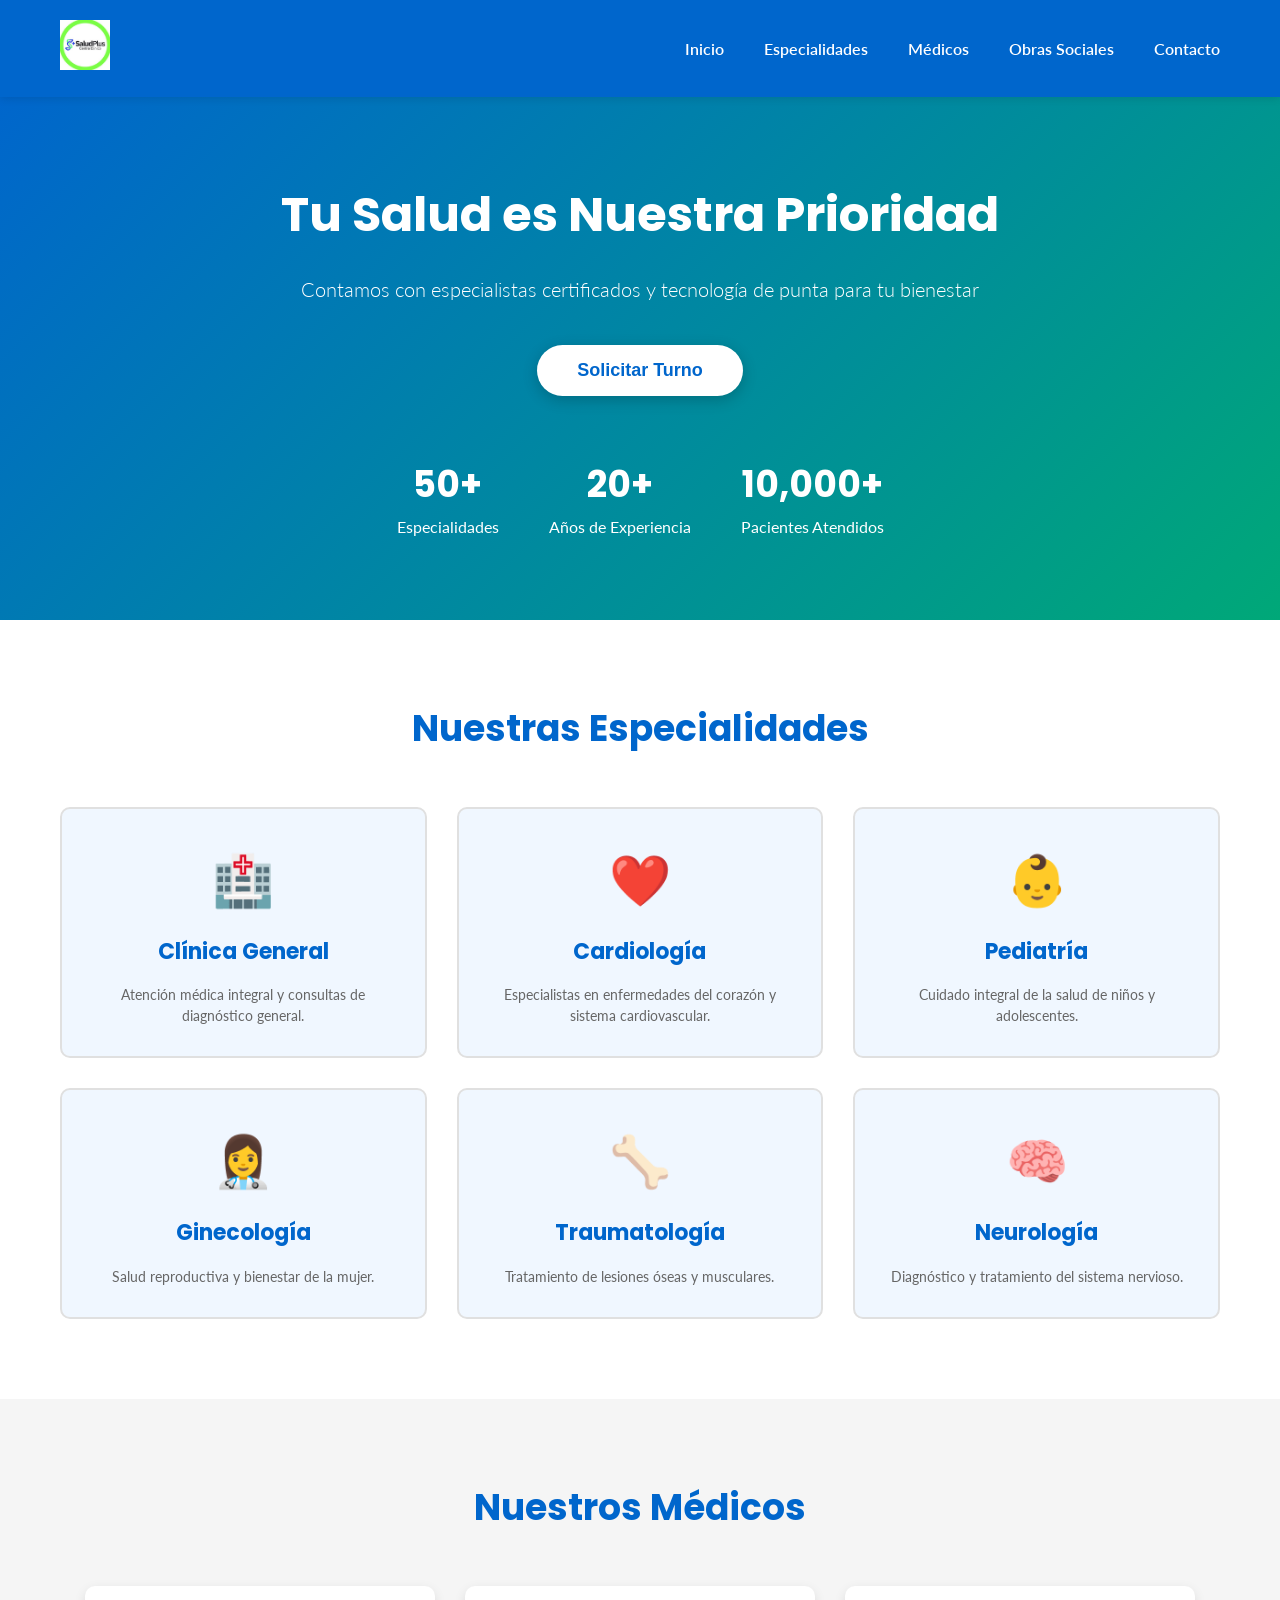
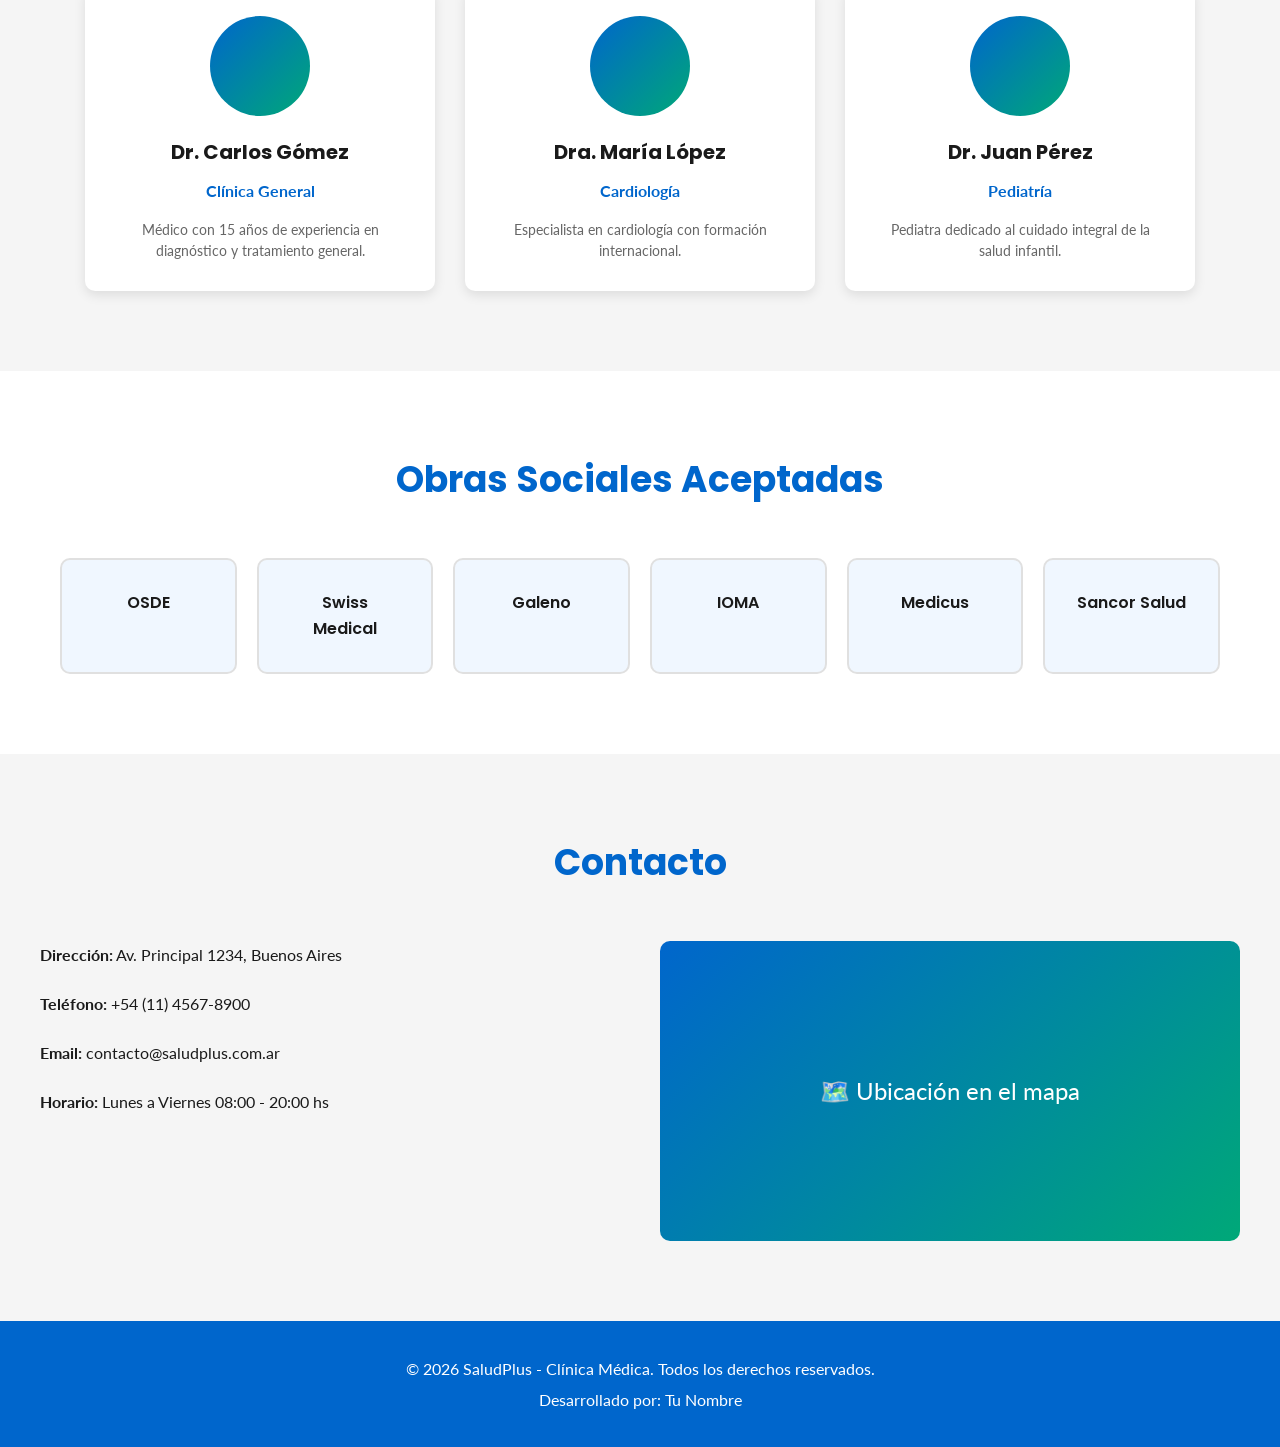
<file: index.html>
<!DOCTYPE html>
<html lang="es">
<head>
    <meta charset="UTF-8">
    <meta name="viewport" content="width=device-width, initial-scale=1.0">
    <link rel="stylesheet" href="css/styles.css">
    <link href="https://fonts.googleapis.com/css2?family=Poppins:wght@400;600;700&family=Lato:wght@400;700&display=swap" rel="stylesheet">
    <title>SaludPlus - Clínica Médica</title>
</head>
<body>
    <!-- HEADER -->
    <header class="header">
        <div class="header-container">
            <div class="logo">
                <img src="imagenes/logo.jpg" alt="SaludPlus">
            </div>
            <nav class="nav">
                <ul>
                    <li><a href="#inicio">Inicio</a></li>
                    <li><a href="#especialidades">Especialidades</a></li>
                    <li><a href="#medicos">Médicos</a></li>
                    <li><a href="#obras-sociales">Obras Sociales</a></li>
                    <li><a href="#contacto">Contacto</a></li>
                </ul>
            </nav>
        </div>
    </header>

    <main>
        <!-- SECCIÓN HERO -->
        <section id="inicio" class="hero">
            <div class="hero-content">
                <h1>Tu Salud es Nuestra Prioridad</h1>
                <p>Contamos con especialistas certificados y tecnología de punta para tu bienestar</p>
                <button class="cta-button" onclick="window.location.href='turnos.html'">Solicitar Turno</button>
            </div>
            <div class="trust-indicators">
                <div class="indicator">
                    <h3>50+</h3>
                    <p>Especialidades</p>
                </div>
                <div class="indicator">
                    <h3>20+</h3>
                    <p>Años de Experiencia</p>
                </div>
                <div class="indicator">
                    <h3>10,000+</h3>
                    <p>Pacientes Atendidos</p>
                </div>
            </div>
        </section>

        <!-- SECCIÓN ESPECIALIDADES -->
        <section id="especialidades" class="especialidades">
            <h2>Nuestras Especialidades</h2>
            <div class="especialidades-grid">
                <div class="especialidad-card">
                    <div class="especialidad-icon">🏥</div>
                    <h3>Clínica General</h3>
                    <p>Atención médica integral y consultas de diagnóstico general.</p>
                </div>
                <div class="especialidad-card">
                    <div class="especialidad-icon">❤️</div>
                    <h3>Cardiología</h3>
                    <p>Especialistas en enfermedades del corazón y sistema cardiovascular.</p>
                </div>
                <div class="especialidad-card">
                    <div class="especialidad-icon">👶</div>
                    <h3>Pediatría</h3>
                    <p>Cuidado integral de la salud de niños y adolescentes.</p>
                </div>
                <div class="especialidad-card">
                    <div class="especialidad-icon">👩‍⚕️</div>
                    <h3>Ginecología</h3>
                    <p>Salud reproductiva y bienestar de la mujer.</p>
                </div>
                <div class="especialidad-card">
                    <div class="especialidad-icon">🦴</div>
                    <h3>Traumatología</h3>
                    <p>Tratamiento de lesiones óseas y musculares.</p>
                </div>
                <div class="especialidad-card">
                    <div class="especialidad-icon">🧠</div>
                    <h3>Neurología</h3>
                    <p>Diagnóstico y tratamiento del sistema nervioso.</p>
                </div>
            </div>
        </section>

        <!-- SECCIÓN MÉDICOS -->
        <section id="medicos" class="medicos">
            <h2>Nuestros Médicos</h2>
            <div class="medicos-container">
                <div class="medico-card">
                    <div class="medico-foto"></div>
                    <h3>Dr. Carlos Gómez</h3>
                    <p class="especialidad">Clínica General</p>
                    <p class="descripcion">Médico con 15 años de experiencia en diagnóstico y tratamiento general.</p>
                </div>
                <div class="medico-card">
                    <div class="medico-foto"></div>
                    <h3>Dra. María López</h3>
                    <p class="especialidad">Cardiología</p>
                    <p class="descripcion">Especialista en cardiología con formación internacional.</p>
                </div>
                <div class="medico-card">
                    <div class="medico-foto"></div>
                    <h3>Dr. Juan Pérez</h3>
                    <p class="especialidad">Pediatría</p>
                    <p class="descripcion">Pediatra dedicado al cuidado integral de la salud infantil.</p>
                </div>
            </div>
        </section>

        <!-- SECCIÓN OBRAS SOCIALES -->
        <section id="obras-sociales" class="obras-sociales">
            <h2>Obras Sociales Aceptadas</h2>
            <div class="obras-grid">
                <div class="obra-item">
                    <h4>OSDE</h4>
                </div>
                <div class="obra-item">
                    <h4>Swiss Medical</h4>
                </div>
                <div class="obra-item">
                    <h4>Galeno</h4>
                </div>
                <div class="obra-item">
                    <h4>IOMA</h4>
                </div>
                <div class="obra-item">
                    <h4>Medicus</h4>
                </div>
                <div class="obra-item">
                    <h4>Sancor Salud</h4>
                </div>
            </div>
        </section>

        <!-- SECCIÓN CONTACTO -->
        <section id="contacto" class="contacto">
            <h2>Contacto</h2>
            <div class="contacto-container">
                <div class="contacto-info">
                    <p><strong>Dirección:</strong> Av. Principal 1234, Buenos Aires</p>
                    <p><strong>Teléfono:</strong> +54 (11) 4567-8900</p>
                    <p><strong>Email:</strong> contacto@saludplus.com.ar</p>
                    <p><strong>Horario:</strong> Lunes a Viernes 08:00 - 20:00 hs</p>
                </div>
                <div class="mapa-placeholder">
                    <p>🗺️ Ubicación en el mapa</p>
                </div>
            </div>
        </section>
    </main>

    <!-- FOOTER -->
    <footer class="footer">
        <p>&copy; 2026 SaludPlus - Clínica Médica. Todos los derechos reservados.</p>
        <p>Desarrollado por: Tu Nombre</p>
    </footer>
</body>
</html>
</file>
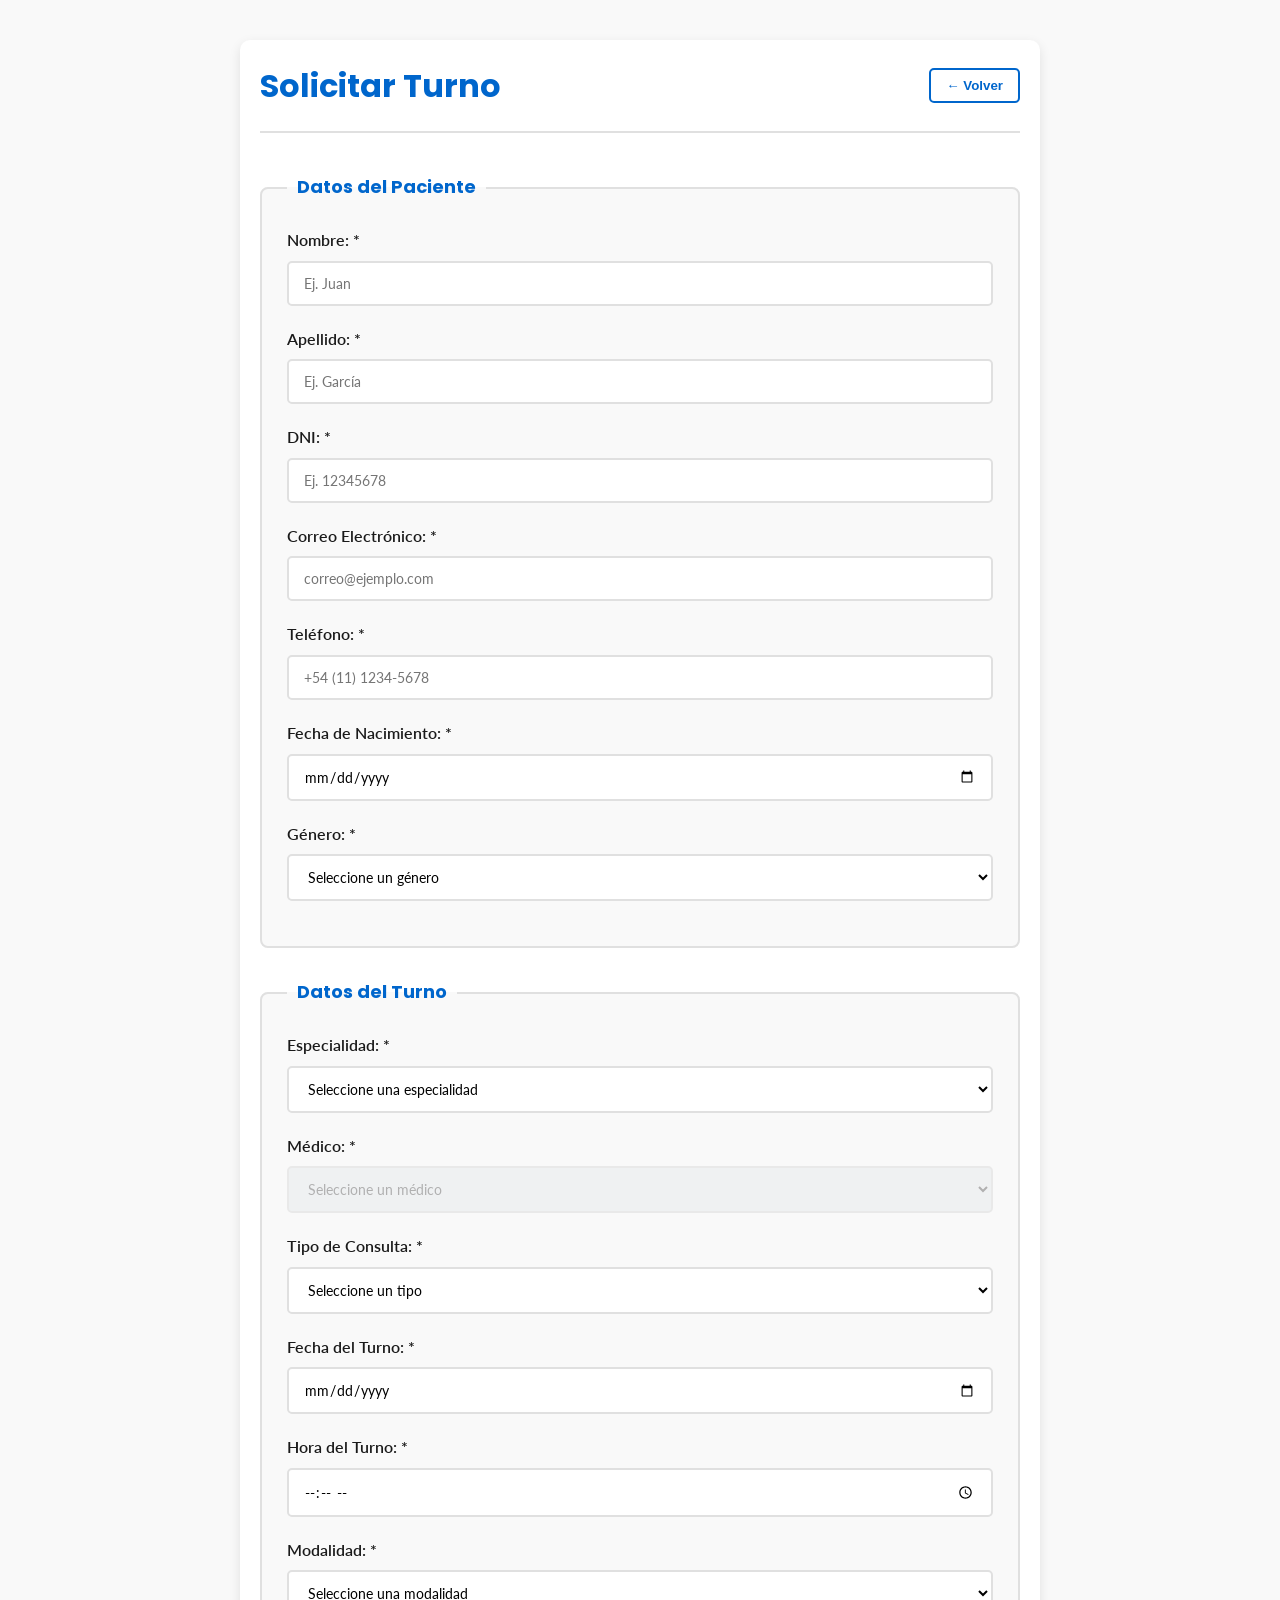
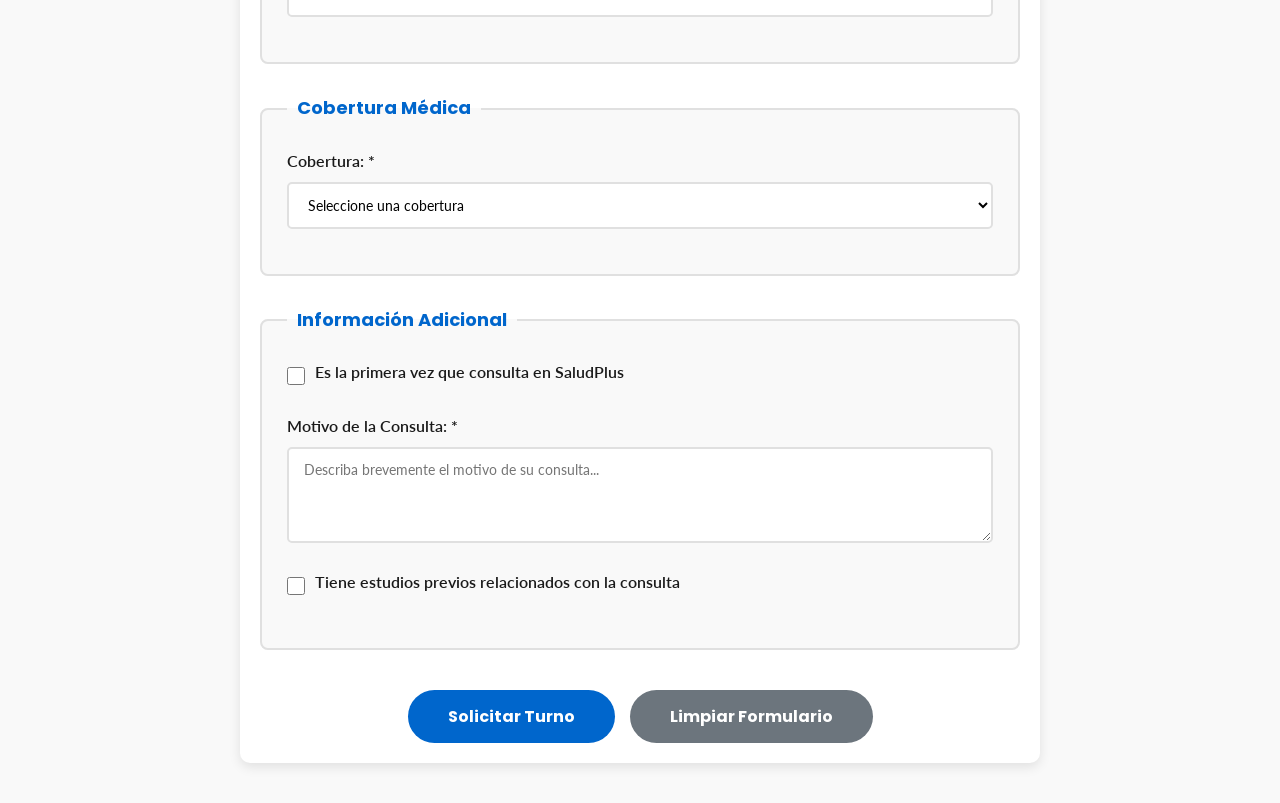
<file: turnos.html>
<!DOCTYPE html>
<html lang="es">
<head>
    <meta charset="UTF-8">
    <meta name="viewport" content="width=device-width, initial-scale=1.0">
    <link rel="stylesheet" href="css/turnos.css">
    <link href="https://fonts.googleapis.com/css2?family=Poppins:wght@400;600;700&family=Lato:wght@400;700&display=swap" rel="stylesheet">
    <title>Solicitar Turno - SaludPlus</title>
</head>
<body>
    <div class="container">
        <div class="header-section">
            <h1>Solicitar Turno</h1>
            <button class="btn-volver" onclick="window.location.href='index.html'">← Volver</button>
        </div>

        <form id="formularioTurno" class="formulario-turno">
            <!-- SECCIÓN 1: DATOS DEL PACIENTE -->
            <fieldset class="fieldset-section">
                <legend>Datos del Paciente</legend>
                
                <div class="form-group">
                    <label for="nombre">Nombre: *</label>
                    <input type="text" id="nombre" name="nombre" placeholder="Ej. Juan" required>
                    <span class="mensaje-error" id="error-nombre"></span>
                </div>

                <div class="form-group">
                    <label for="apellido">Apellido: *</label>
                    <input type="text" id="apellido" name="apellido" placeholder="Ej. García" required>
                    <span class="mensaje-error" id="error-apellido"></span>
                </div>

                <div class="form-group">
                    <label for="dni">DNI: *</label>
                    <input type="text" id="dni" name="dni" placeholder="Ej. 12345678" required>
                    <span class="mensaje-error" id="error-dni"></span>
                </div>

                <div class="form-group">
                    <label for="email">Correo Electrónico: *</label>
                    <input type="email" id="email" name="email" placeholder="correo@ejemplo.com" required>
                    <span class="mensaje-error" id="error-email"></span>
                </div>

                <div class="form-group">
                    <label for="telefono">Teléfono: *</label>
                    <input type="tel" id="telefono" name="telefono" placeholder="+54 (11) 1234-5678" required>
                    <span class="mensaje-error" id="error-telefono"></span>
                </div>

                <div class="form-group">
                    <label for="fecha_nacimiento">Fecha de Nacimiento: *</label>
                    <input type="date" id="fecha_nacimiento" name="fecha_nacimiento" required>
                    <span class="mensaje-error" id="error-fecha_nacimiento"></span>
                </div>

                <div class="form-group">
                    <label for="genero">Género: *</label>
                    <select id="genero" name="genero" required>
                        <option value="">Seleccione un género</option>
                        <option value="masculino">Masculino</option>
                        <option value="femenino">Femenino</option>
                        <option value="otro">Otro</option>
                        <option value="prefiero_no_especificar">Prefiero no especificar</option>
                    </select>
                    <span class="mensaje-error" id="error-genero"></span>
                </div>
            </fieldset>

            <!-- SECCIÓN 2: DATOS DEL TURNO -->
            <fieldset class="fieldset-section">
                <legend>Datos del Turno</legend>

                <div class="form-group">
                    <label for="especialidad">Especialidad: *</label>
                    <select id="especialidad" name="especialidad" required>
                        <option value="">Seleccione una especialidad</option>
                        <option value="clinica">Clínica General</option>
                        <option value="cardiologia">Cardiología</option>
                        <option value="pediatria">Pediatría</option>
                        <option value="ginecologia">Ginecología</option>
                        <option value="traumatologia">Traumatología</option>
                        <option value="neurologia">Neurología</option>
                    </select>
                    <span class="mensaje-error" id="error-especialidad"></span>
                </div>

                <div class="form-group">
                    <label for="medico">Médico: *</label>
                    <select id="medico" name="medico" disabled required>
                        <option value="">Seleccione un médico</option>
                    </select>
                    <span class="mensaje-error" id="error-medico"></span>
                </div>

                <div class="form-group">
                    <label for="tipo_consulta">Tipo de Consulta: *</label>
                    <select id="tipo_consulta" name="tipo_consulta" required>
                        <option value="">Seleccione un tipo</option>
                        <option value="primera_consulta">Primera Consulta</option>
                        <option value="control">Control</option>
                        <option value="resultado_estudios">Resultado de Estudios</option>
                    </select>
                    <span class="mensaje-error" id="error-tipo_consulta"></span>
                </div>

                <div class="form-group">
                    <label for="fecha_turno">Fecha del Turno: *</label>
                    <input type="date" id="fecha_turno" name="fecha_turno" required>
                    <span class="mensaje-error" id="error-fecha_turno"></span>
                </div>

                <div class="form-group">
                    <label for="hora_turno">Hora del Turno: *</label>
                    <input type="time" id="hora_turno" name="hora_turno" required>
                    <span class="mensaje-error" id="error-hora_turno"></span>
                </div>

                <div class="form-group">
                    <label for="modalidad">Modalidad: *</label>
                    <select id="modalidad" name="modalidad" required>
                        <option value="">Seleccione una modalidad</option>
                        <option value="presencial">Presencial</option>
                        <option value="videoconsulta">Videoconsulta</option>
                    </select>
                    <span class="mensaje-error" id="error-modalidad"></span>
                </div>

                <div class="form-group" id="grupo-plataforma" style="display: none;">
                    <label for="plataforma">Plataforma Preferida: *</label>
                    <select id="plataforma" name="plataforma">
                        <option value="">Seleccione una plataforma</option>
                        <option value="zoom">Zoom</option>
                        <option value="google_meet">Google Meet</option>
                        <option value="teams">Teams</option>
                    </select>
                    <span class="mensaje-error" id="error-plataforma"></span>
                </div>
            </fieldset>

            <!-- SECCIÓN 3: COBERTURA MÉDICA -->
            <fieldset class="fieldset-section">
                <legend>Cobertura Médica</legend>

                <div class="form-group">
                    <label for="cobertura">Cobertura: *</label>
                    <select id="cobertura" name="cobertura" required>
                        <option value="">Seleccione una cobertura</option>
                        <option value="osde">OSDE</option>
                        <option value="swiss_medical">Swiss Medical</option>
                        <option value="galeno">Galeno</option>
                        <option value="ioma">IOMA</option>
                        <option value="medicus">Medicus</option>
                        <option value="sancor_salud">Sancor Salud</option>
                        <option value="particular">Particular</option>
                    </select>
                    <span class="mensaje-error" id="error-cobertura"></span>
                </div>

                <div class="form-group" id="grupo-credencial" style="display: none;">
                    <label for="numero_credencial">Número de Credencial: *</label>
                    <input type="text" id="numero_credencial" name="numero_credencial" placeholder="Ej. ABC123456">
                    <span class="mensaje-error" id="error-numero_credencial"></span>
                </div>

                <div class="form-group" id="grupo-plan" style="display: none;">
                    <label for="plan">Plan: *</label>
                    <input type="text" id="plan" name="plan" placeholder="Ej. Plan Superior">
                    <span class="mensaje-error" id="error-plan"></span>
                </div>
            </fieldset>

            <!-- SECCIÓN 4: INFORMACIÓN ADICIONAL -->
            <fieldset class="fieldset-section">
                <legend>Información Adicional</legend>

                <div class="form-group checkbox-group">
                    <input type="checkbox" id="primera_visita" name="primera_visita">
                    <label for="primera_visita" class="checkbox-label">Es la primera vez que consulta en SaludPlus</label>
                </div>

                <div class="form-group" id="grupo-conocio" style="display: none;">
                    <label for="como_nos_conocio">¿Cómo nos conoció?: *</label>
                    <select id="como_nos_conocio" name="como_nos_conocio">
                        <option value="">Seleccione una opción</option>
                        <option value="busqueda_internet">Búsqueda en Internet</option>
                        <option value="recomendacion">Recomendación de un Conocido</option>
                        <option value="redes_sociales">Redes Sociales</option>
                        <option value="otro">Otro</option>
                    </select>
                    <span class="mensaje-error" id="error-como_nos_conocio"></span>
                </div>

                <div class="form-group">
                    <label for="motivo_consulta">Motivo de la Consulta: *</label>
                    <textarea id="motivo_consulta" name="motivo_consulta" rows="4" placeholder="Describa brevemente el motivo de su consulta..." required></textarea>
                    <span class="mensaje-error" id="error-motivo_consulta"></span>
                </div>

                <div class="form-group checkbox-group">
                    <input type="checkbox" id="estudios_previos" name="estudios_previos">
                    <label for="estudios_previos" class="checkbox-label">Tiene estudios previos relacionados con la consulta</label>
                </div>

                <div class="form-group" id="grupo-descripcion-estudios" style="display: none;">
                    <label for="descripcion_estudios">Descripción de Estudios: *</label>
                    <textarea id="descripcion_estudios" name="descripcion_estudios" rows="3" placeholder="Describa los estudios previos..."></textarea>
                    <span class="mensaje-error" id="error-descripcion_estudios"></span>
                </div>
            </fieldset>

            <!-- BOTONES DE ENVÍO -->
            <div class="form-buttons">
                <button type="submit" class="btn-submit">Solicitar Turno</button>
                <button type="reset" class="btn-reset">Limpiar Formulario</button>
            </div>
        </form>

        <!-- MENSAJE DE CONFIRMACIÓN (Oculto por defecto) -->
        <div id="confirmacion" class="confirmacion-message" style="display: none;">
            <h2>✓ ¡Turno Solicitado Exitosamente!</h2>
            <p><strong>Número de Turno:</strong> <span id="numero-turno"></span></p>
            <p><strong>Paciente:</strong> <span id="paciente-nombre"></span></p>
            <p><strong>Especialidad:</strong> <span id="paciente-especialidad"></span></p>
            <p><strong>Fecha y Hora:</strong> <span id="paciente-fecha-hora"></span></p>
            <p class="texto-confirmacion">Te enviaremos un email con los detalles de tu turno.</p>
            <button class="btn-nuevo-turno" onclick="window.location.href='turnos.html'">Solicitar Otro Turno</button>
        </div>
    </div>

    <script src="js/validaciones.js"></script>
</body>
</html>
</file>
<file: css/styles.css>
/* ===== VARIABLES Y CONFIGURACIÓN GENERAL ===== */
* {
    margin: 0;
    padding: 0;
    box-sizing: border-box;
}

:root {
    --color-primary: #0066cc;
    --color-secondary: #00a878;
    --color-light: #f0f7ff;
    --color-dark: #1a1a1a;
    --color-gray: #f5f5f5;
    --color-border: #e0e0e0;
    --font-family-primary: 'Poppins', sans-serif;
    --font-family-secondary: 'Lato', sans-serif;
}

body {
    font-family: var(--font-family-secondary);
    line-height: 1.6;
    color: var(--color-dark);
    background-color: #fff;
}

/* ===== HEADER / NAVEGACIÓN ===== */
.header {
    position: sticky;
    top: 0;
    background-color: var(--color-primary);
    color: white;
    padding: 20px 0;
    z-index: 100;
    box-shadow: 0 2px 8px rgba(0, 0, 0, 0.1);
}

.header-container {
    display: flex;
    justify-content: space-between;
    align-items: center;
    max-width: 1200px;
    margin: 0 auto;
    padding: 0 20px;
}

.logo img {
    height: 50px;
    width: auto;
    max-width: 150px;
}

.nav ul {
    display: flex;
    list-style: none;
    gap: 40px;
}

.nav a {
    color: white;
    text-decoration: none;
    font-weight: 600;
    transition: color 0.3s ease;
}

.nav a:hover {
    color: var(--color-secondary);
}

/* ===== SECCIÓN HERO ===== */
.hero {
    background: linear-gradient(135deg, var(--color-primary) 0%, var(--color-secondary) 100%);
    color: white;
    padding: 80px 20px;
    text-align: center;
    min-height: 500px;
    display: flex;
    flex-direction: column;
    justify-content: center;
    align-items: center;
}

.hero-content h1 {
    font-family: var(--font-family-primary);
    font-size: 48px;
    font-weight: 700;
    margin-bottom: 20px;
}

.hero-content p {
    font-size: 20px;
    margin-bottom: 40px;
    font-weight: 300;
}

.cta-button {
    background-color: white;
    color: var(--color-primary);
    border: none;
    padding: 15px 40px;
    font-size: 18px;
    font-weight: 700;
    border-radius: 50px;
    cursor: pointer;
    transition: transform 0.3s ease, box-shadow 0.3s ease;
    box-shadow: 0 4px 15px rgba(0, 0, 0, 0.2);
}

.cta-button:hover {
    transform: translateY(-2px);
    box-shadow: 0 6px 20px rgba(0, 0, 0, 0.3);
}

.trust-indicators {
    display: flex;
    justify-content: center;
    gap: 50px;
    margin-top: 60px;
}

.indicator {
    text-align: center;
}

.indicator h3 {
    font-family: var(--font-family-primary);
    font-size: 36px;
    font-weight: 700;
}

.indicator p {
    font-size: 16px;
}

/* ===== SECCIÓN ESPECIALIDADES (GRID) ===== */
.especialidades {
    max-width: 1200px;
    margin: 80px auto;
    padding: 0 20px;
}

.especialidades h2 {
    font-family: var(--font-family-primary);
    font-size: 36px;
    text-align: center;
    margin-bottom: 50px;
    color: var(--color-primary);
}

.especialidades-grid {
    display: grid;
    grid-template-columns: repeat(auto-fit, minmax(300px, 1fr));
    gap: 30px;
    min-width: 1024px;
}

.especialidad-card {
    background: var(--color-light);
    padding: 30px;
    border-radius: 10px;
    text-align: center;
    border: 2px solid var(--color-border);
    transition: transform 0.3s ease, box-shadow 0.3s ease, border-color 0.3s ease;
}

.especialidad-card:hover {
    transform: translateY(-5px);
    box-shadow: 0 10px 25px rgba(0, 102, 204, 0.15);
    border-color: var(--color-primary);
}

.especialidad-icon {
    font-size: 50px;
    margin-bottom: 15px;
}

.especialidad-card h3 {
    font-family: var(--font-family-primary);
    font-size: 22px;
    margin-bottom: 15px;
    color: var(--color-primary);
}

.especialidad-card p {
    font-size: 14px;
    color: #666;
    line-height: 1.5;
}

/* ===== SECCIÓN MÉDICOS (FLEXBOX) ===== */
.medicos {
    background-color: var(--color-gray);
    padding: 80px 20px;
}

.medicos h2 {
    font-family: var(--font-family-primary);
    font-size: 36px;
    text-align: center;
    margin-bottom: 50px;
    color: var(--color-primary);
}

.medicos-container {
    display: flex;
    justify-content: center;
    gap: 30px;
    max-width: 1200px;
    margin: 0 auto;
    flex-wrap: wrap;
}

.medico-card {
    background: white;
    padding: 30px;
    border-radius: 10px;
    box-shadow: 0 4px 12px rgba(0, 0, 0, 0.1);
    text-align: center;
    flex: 1;
    min-width: 250px;
    max-width: 350px;
    transition: transform 0.3s ease, box-shadow 0.3s ease;
}

.medico-card:hover {
    transform: translateY(-5px);
    box-shadow: 0 8px 20px rgba(0, 0, 0, 0.15);
}

.medico-foto {
    width: 100px;
    height: 100px;
    background: linear-gradient(135deg, var(--color-primary), var(--color-secondary));
    border-radius: 50%;
    margin: 0 auto 20px;
}

.medico-card h3 {
    font-family: var(--font-family-primary);
    font-size: 20px;
    color: var(--color-dark);
    margin-bottom: 10px;
}

.medico-card .especialidad {
    color: var(--color-primary);
    font-weight: 700;
    margin-bottom: 15px;
}

.medico-card .descripcion {
    font-size: 14px;
    color: #666;
    line-height: 1.5;
}

/* ===== SECCIÓN OBRAS SOCIALES ===== */
.obras-sociales {
    max-width: 1200px;
    margin: 80px auto;
    padding: 0 20px;
}

.obras-sociales h2 {
    font-family: var(--font-family-primary);
    font-size: 36px;
    text-align: center;
    margin-bottom: 50px;
    color: var(--color-primary);
}

.obras-grid {
    display: grid;
    grid-template-columns: repeat(auto-fit, minmax(150px, 1fr));
    gap: 20px;
}

.obra-item {
    background: var(--color-light);
    padding: 30px;
    border-radius: 10px;
    text-align: center;
    border: 2px solid var(--color-border);
    transition: all 0.3s ease;
}

.obra-item:hover {
    background: var(--color-primary);
    color: white;
    border-color: var(--color-primary);
}

.obra-item h4 {
    font-family: var(--font-family-primary);
    font-size: 16px;
    font-weight: 600;
}

/* ===== SECCIÓN CONTACTO ===== */
.contacto {
    background-color: var(--color-gray);
    padding: 80px 20px;
}

.contacto h2 {
    font-family: var(--font-family-primary);
    font-size: 36px;
    text-align: center;
    margin-bottom: 50px;
    color: var(--color-primary);
}

.contacto-container {
    display: flex;
    justify-content: space-around;
    max-width: 1200px;
    margin: 0 auto;
    gap: 40px;
    flex-wrap: wrap;
}

.contacto-info {
    flex: 1;
    min-width: 300px;
}

.contacto-info p {
    margin-bottom: 20px;
    font-size: 16px;
    line-height: 1.8;
}

.mapa-placeholder {
    flex: 1;
    min-width: 300px;
    background: linear-gradient(135deg, var(--color-primary), var(--color-secondary));
    height: 300px;
    border-radius: 10px;
    display: flex;
    align-items: center;
    justify-content: center;
    color: white;
    font-size: 24px;
}

/* ===== FOOTER ===== */
.footer {
    background-color: var(--color-primary);
    color: white;
    text-align: center;
    padding: 30px 20px;
}

.footer p {
    margin: 5px 0;
}

/* ===== RESPONSIVE ===== */
@media (max-width: 768px) {
    .header-container {
        flex-direction: column;
        gap: 20px;
    }

    .nav ul {
        flex-direction: column;
        gap: 15px;
        text-align: center;
    }

    .hero-content h1 {
        font-size: 32px;
    }

    .hero-content p {
        font-size: 16px;
    }

    .trust-indicators {
        flex-direction: column;
        gap: 30px;
    }

    .especialidades-grid {
        grid-template-columns: 1fr;
    }

    .medicos-container {
        flex-direction: column;
        align-items: center;
    }
}
</file>
<file: css/turnos.css>
/* ===== VARIABLES Y CONFIGURACIÓN GENERAL ===== */
* {
    margin: 0;
    padding: 0;
    box-sizing: border-box;
}

:root {
    --color-primary: #0066cc;
    --color-secondary: #00a878;
    --color-error: #dc3545;
    --color-success: #28a745;
    --color-light: #f0f7ff;
    --color-light-gray: #f9f9f9;
    --color-dark: #1a1a1a;
    --color-border: #e0e0e0;
    --color-error-light: #ffe6e6;
    --color-success-light: #e6f7ed;
    --font-family-primary: 'Poppins', sans-serif;
    --font-family-secondary: 'Lato', sans-serif;
}

body {
    font-family: var(--font-family-secondary);
    line-height: 1.6;
    color: var(--color-dark);
    background-color: var(--color-light-gray);
}

/* ===== CONTENEDOR PRINCIPAL ===== */
.container {
    max-width: 800px;
    margin: 40px auto;
    padding: 20px;
    background: white;
    border-radius: 10px;
    box-shadow: 0 4px 12px rgba(0, 0, 0, 0.1);
}

.header-section {
    display: flex;
    justify-content: space-between;
    align-items: center;
    margin-bottom: 40px;
    padding-bottom: 20px;
    border-bottom: 2px solid var(--color-border);
}

.header-section h1 {
    font-family: var(--font-family-primary);
    font-size: 32px;
    color: var(--color-primary);
}

.btn-volver {
    background-color: transparent;
    color: var(--color-primary);
    border: 2px solid var(--color-primary);
    padding: 8px 15px;
    border-radius: 5px;
    cursor: pointer;
    font-weight: 600;
    transition: all 0.3s ease;
}

.btn-volver:hover {
    background-color: var(--color-primary);
    color: white;
}

/* ===== FORMULARIO ===== */
.formulario-turno {
    width: 100%;
}

/* ===== FIELDSETS ===== */
.fieldset-section {
    border: 2px solid var(--color-border);
    border-radius: 8px;
    padding: 25px;
    margin-bottom: 30px;
    background-color: var(--color-light-gray);
}

.fieldset-section legend {
    font-family: var(--font-family-primary);
    font-size: 18px;
    font-weight: 700;
    color: var(--color-primary);
    padding: 0 10px;
}

/* ===== GRUPOS DE FORMULARIO ===== */
.form-group {
    margin-bottom: 20px;
}

.form-group label {
    display: block;
    margin-bottom: 8px;
    font-weight: 600;
    color: var(--color-dark);
}

.form-group input,
.form-group select,
.form-group textarea {
    width: 100%;
    padding: 12px 15px;
    border: 2px solid var(--color-border);
    border-radius: 5px;
    font-family: var(--font-family-secondary);
    font-size: 14px;
    transition: all 0.3s ease;
    background-color: white;
}

.form-group input:focus,
.form-group select:focus,
.form-group textarea:focus {
    outline: none;
    border-color: var(--color-primary);
    background-color: var(--color-light);
    box-shadow: 0 0 5px rgba(0, 102, 204, 0.2);
}

.form-group input:hover,
.form-group select:hover,
.form-group textarea:hover {
    border-color: var(--color-primary);
}

/* ===== CLASES DE VALIDACIÓN ===== */
.campo-error {
    border-color: var(--color-error) !important;
    background-color: var(--color-error-light) !important;
}

.campo-ok {
    border-color: var(--color-success) !important;
    background-color: var(--color-success-light) !important;
}

.mensaje-error {
    display: none;
    color: var(--color-error);
    font-size: 12px;
    font-weight: 600;
    margin-top: 5px;
}

.mensaje-error.visible {
    display: block;
}

/* ===== CHECKBOXES ===== */
.checkbox-group {
    display: flex;
    align-items: center;
    gap: 10px;
}

.checkbox-group input[type="checkbox"] {
    width: auto;
    margin: 0;
    cursor: pointer;
    width: 18px;
    height: 18px;
}

.checkbox-label {
    margin: 0;
    cursor: pointer;
    user-select: none;
}

/* ===== BOTONES ===== */
.form-buttons {
    display: flex;
    gap: 15px;
    margin-top: 40px;
    justify-content: center;
}

.btn-submit,
.btn-reset {
    padding: 14px 40px;
    font-size: 16px;
    font-weight: 700;
    border: none;
    border-radius: 50px;
    cursor: pointer;
    transition: all 0.3s ease;
    font-family: var(--font-family-primary);
}

.btn-submit {
    background-color: var(--color-primary);
    color: white;
}

.btn-submit:hover {
    background-color: #0052a3;
    box-shadow: 0 4px 12px rgba(0, 102, 204, 0.3);
    transform: translateY(-2px);
}

.btn-reset {
    background-color: #6c757d;
    color: white;
}

.btn-reset:hover {
    background-color: #5a6268;
    box-shadow: 0 4px 12px rgba(108, 117, 125, 0.3);
    transform: translateY(-2px);
}

/* ===== MENSAJE DE CONFIRMACIÓN ===== */
.confirmacion-message {
    background: linear-gradient(135deg, var(--color-success), #20c997);
    color: white;
    padding: 40px;
    border-radius: 10px;
    text-align: center;
    margin-top: 40px;
    box-shadow: 0 4px 15px rgba(40, 167, 69, 0.3);
}

.confirmacion-message h2 {
    font-family: var(--font-family-primary);
    font-size: 28px;
    margin-bottom: 20px;
}

.confirmacion-message p {
    font-size: 16px;
    margin-bottom: 12px;
    line-height: 1.8;
}

.confirmacion-message strong {
    font-weight: 700;
}

.texto-confirmacion {
    margin-top: 20px;
    font-style: italic;
    opacity: 0.95;
}

.btn-nuevo-turno {
    background-color: white;
    color: var(--color-success);
    padding: 12px 30px;
    border: none;
    border-radius: 50px;
    font-weight: 700;
    cursor: pointer;
    margin-top: 20px;
    transition: all 0.3s ease;
}

.btn-nuevo-turno:hover {
    transform: scale(1.05);
    box-shadow: 0 4px 10px rgba(255, 255, 255, 0.3);
}

/* ===== CAMPOS DESHABILITADOS ===== */
input:disabled,
select:disabled {
    background-color: #e9ecef;
    cursor: not-allowed;
    opacity: 0.6;
}

/* ===== RESPONSIVE ===== */
@media (max-width: 768px) {
    .container {
        margin: 20px 10px;
        padding: 15px;
    }

    .header-section {
        flex-direction: column;
        gap: 15px;
        align-items: flex-start;
    }

    .header-section h1 {
        font-size: 24px;
    }

    .form-buttons {
        flex-direction: column;
    }

    .btn-submit,
    .btn-reset {
        width: 100%;
    }

    .fieldset-section {
        padding: 15px;
    }
}
</file>
